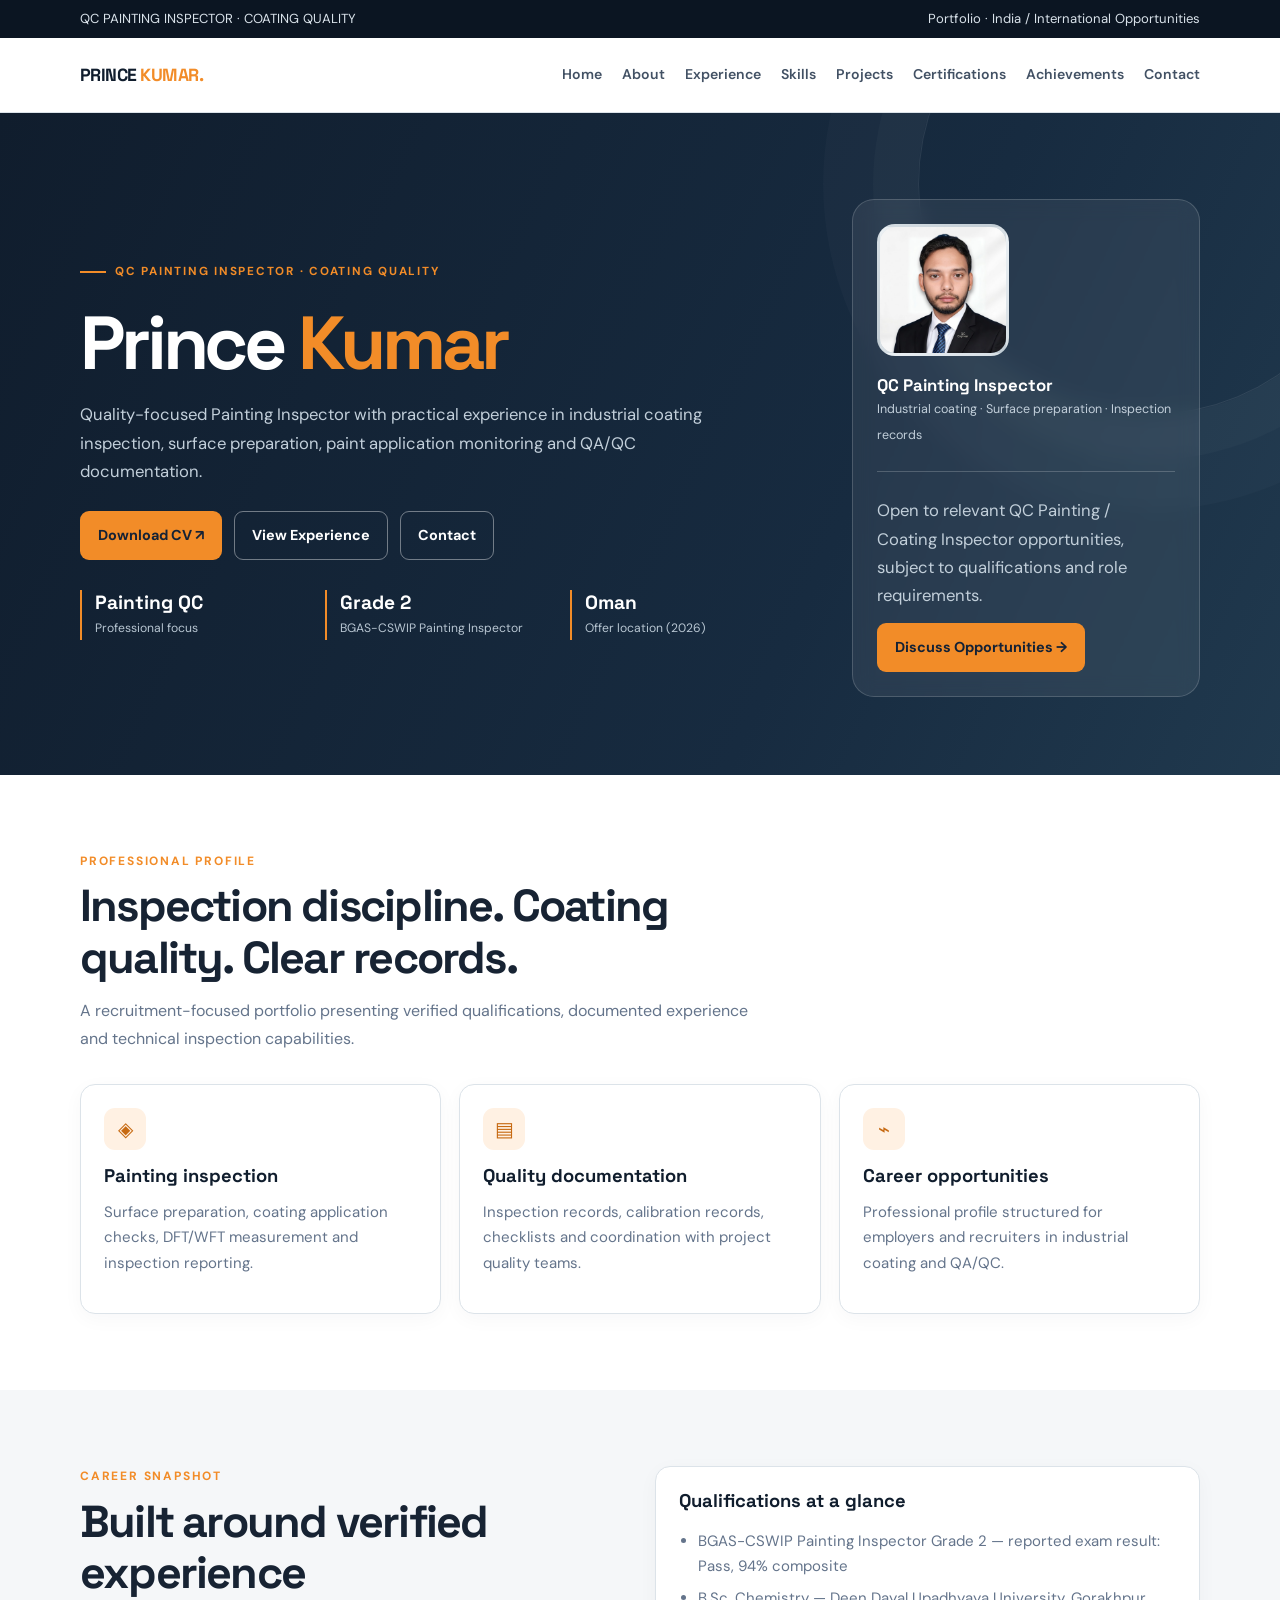
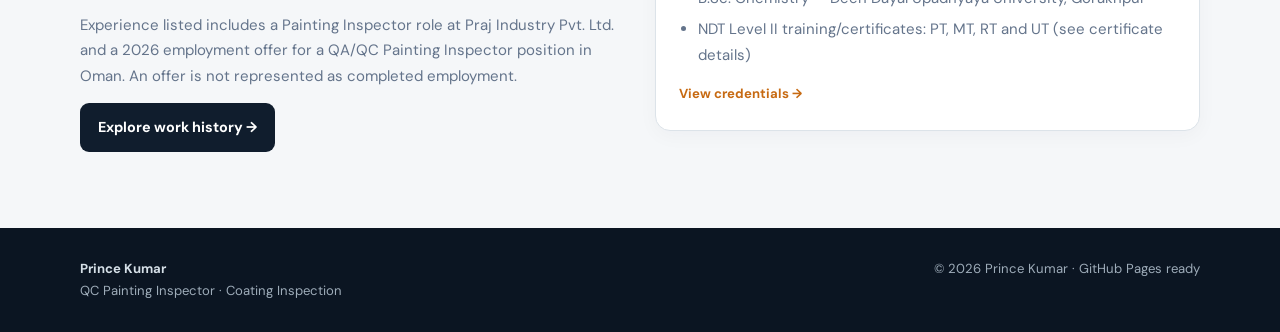
<file: index.html>
<!doctype html><html lang="en"><head><meta charset="utf-8"><meta name="viewport" content="width=device-width,initial-scale=1"><meta name="description" content="Prince Kumar — QC Painting Inspector portfolio, coating inspection, surface preparation and quality control."><title>Prince Kumar | QC Painting Inspector</title><link rel="stylesheet" href="css/style.css"></head><body>
<div class="topbar"><div class="container"><span>QC PAINTING INSPECTOR · COATING QUALITY</span><span>Portfolio · India / International Opportunities</span></div></div>
<nav class="nav"><div class="container nav-inner"><a class="brand" href="index.html">PRINCE <span>KUMAR.</span></a><button class="menu-btn" aria-label="Open navigation" aria-expanded="false">☰</button><div class="nav-links">
<a href="index.html">Home</a><a href="about.html">About</a><a href="experience.html">Experience</a><a href="skills.html">Skills</a><a href="projects.html">Projects</a><a href="certifications.html">Certifications</a><a href="achievements.html">Achievements</a><a href="contact.html">Contact</a></div></div></nav>

<header class="hero"><div class="container hero-grid"><div><div class="eyebrow">QC Painting Inspector · Coating Quality</div><h1>Prince <em>Kumar</em></h1><p>Quality-focused Painting Inspector with practical experience in industrial coating inspection, surface preparation, paint application monitoring and QA/QC documentation.</p><div class="actions"><a class="btn btn-primary" href="assets/Prince_Kumar_CV.pdf">Download CV ↗</a><a class="btn btn-outline" href="experience.html">View Experience</a><a class="btn btn-outline" href="contact.html">Contact</a></div><div class="stats"><div class="stat"><strong>Painting QC</strong><span>Professional focus</span></div><div class="stat"><strong>Grade 2</strong><span>BGAS-CSWIP Painting Inspector</span></div><div class="stat"><strong>Oman</strong><span>Offer location (2026)</span></div></div></div><aside class="hero-card"><img class="avatar" src="assets/profile.png" alt="Prince Kumar, QC Painting Inspector"><strong>QC Painting Inspector</strong><small>Industrial coating · Surface preparation · Inspection records</small><div class="rule" style="background:rgba(255,255,255,.2)"></div><p class="small">Open to relevant QC Painting / Coating Inspector opportunities, subject to qualifications and role requirements.</p><a class="btn btn-primary" href="contact.html">Discuss Opportunities →</a></aside></div></header>
<section class="section white"><div class="container"><div class="section-head reveal"><div class="kicker">Professional profile</div><h2>Inspection discipline. Coating quality. Clear records.</h2><p>A recruitment-focused portfolio presenting verified qualifications, documented experience and technical inspection capabilities.</p></div><div class="grid grid-3"><article class="card reveal"><div class="iconbox">◈</div><h3>Painting inspection</h3><p>Surface preparation, coating application checks, DFT/WFT measurement and inspection reporting.</p></article><article class="card reveal"><div class="iconbox">▤</div><h3>Quality documentation</h3><p>Inspection records, calibration records, checklists and coordination with project quality teams.</p></article><article class="card reveal"><div class="iconbox">⌁</div><h3>Career opportunities</h3><p>Professional profile structured for employers and recruiters in industrial coating and QA/QC.</p></article></div></div></section>
<section class="section"><div class="container split"><div class="reveal"><div class="kicker">Career snapshot</div><h2>Built around verified experience</h2><p>Experience listed includes a Painting Inspector role at Praj Industry Pvt. Ltd. and a 2026 employment offer for a QA/QC Painting Inspector position in Oman. An offer is not represented as completed employment.</p><a class="btn btn-dark" href="experience.html">Explore work history →</a></div><div class="card reveal"><h3>Qualifications at a glance</h3><ul class="list"><li>BGAS-CSWIP Painting Inspector Grade 2 — reported exam result: Pass, 94% composite</li><li>B.Sc. Chemistry — Deen Dayal Upadhyaya University, Gorakhpur</li><li>NDT Level II training/certificates: PT, MT, RT and UT (see certificate details)</li></ul><a href="certifications.html" class="small" style="color:#c76a12;font-weight:700">View credentials →</a></div></div></section>
<footer class="footer"><div class="container footer-inner"><div><strong>Prince Kumar</strong><p>QC Painting Inspector · Coating Inspection</p></div><p>© <span data-year></span> Prince Kumar · GitHub Pages ready</p></div></footer><script src="js/main.js"></script>
</body></html>
</file>
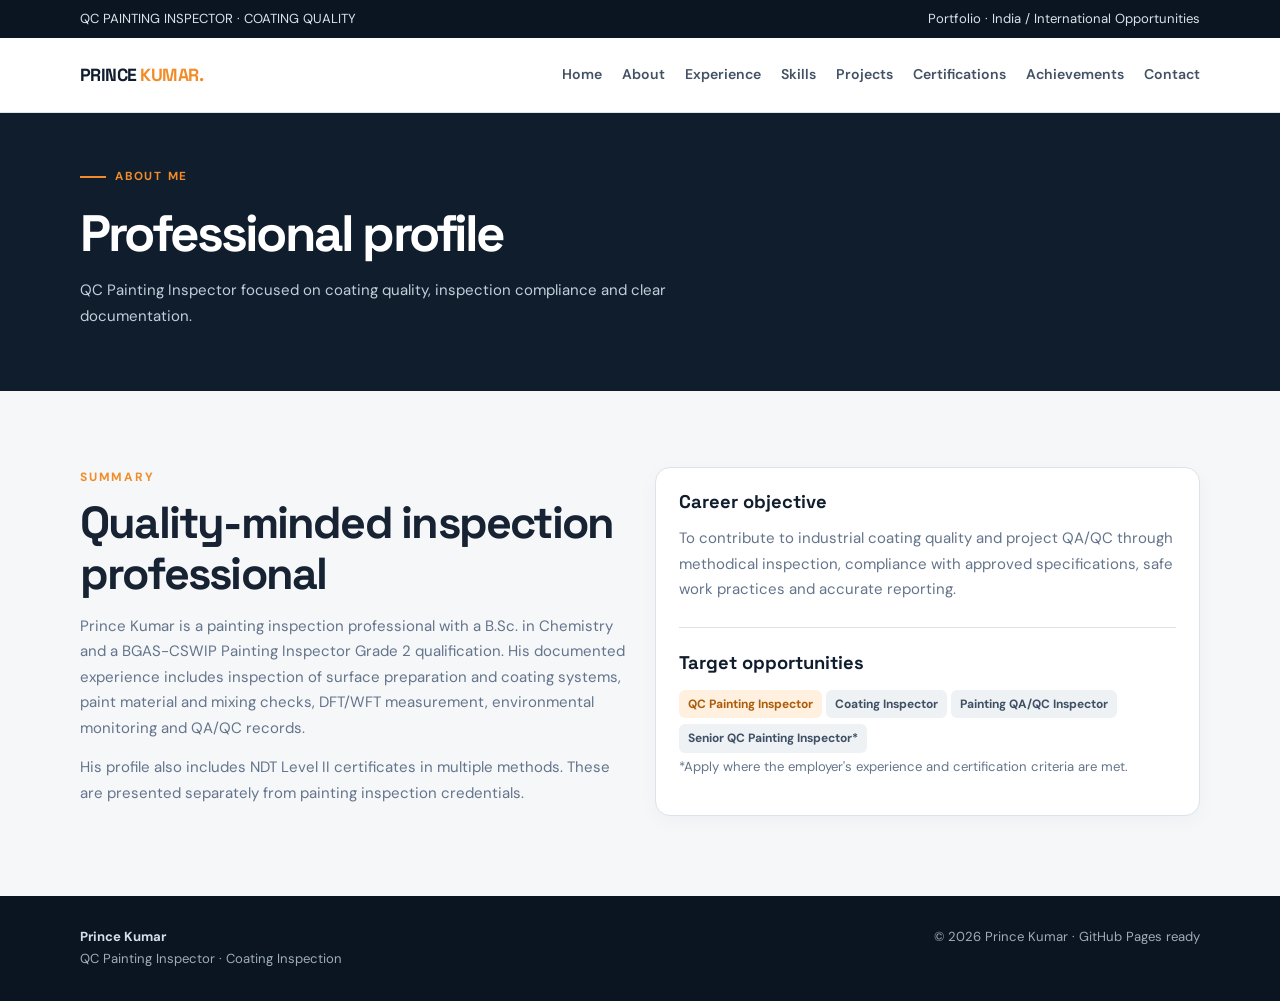
<file: about.html>
<!doctype html><html lang="en"><head><meta charset="utf-8"><meta name="viewport" content="width=device-width,initial-scale=1"><title>About | Prince Kumar</title><link rel="stylesheet" href="css/style.css"></head><body>
<div class="topbar"><div class="container"><span>QC PAINTING INSPECTOR · COATING QUALITY</span><span>Portfolio · India / International Opportunities</span></div></div>
<nav class="nav"><div class="container nav-inner"><a class="brand" href="index.html">PRINCE <span>KUMAR.</span></a><button class="menu-btn" aria-label="Open navigation" aria-expanded="false">☰</button><div class="nav-links">
<a href="index.html">Home</a><a href="about.html">About</a><a href="experience.html">Experience</a><a href="skills.html">Skills</a><a href="projects.html">Projects</a><a href="certifications.html">Certifications</a><a href="achievements.html">Achievements</a><a href="contact.html">Contact</a></div></div></nav>
<header class="page-hero"><div class="container"><div class="eyebrow">About me</div><h1>Professional profile</h1><p>QC Painting Inspector focused on coating quality, inspection compliance and clear documentation.</p></div></header><section class="section"><div class="container split"><div class="reveal"><div class="kicker">Summary</div><h2>Quality-minded inspection professional</h2><p>Prince Kumar is a painting inspection professional with a B.Sc. in Chemistry and a BGAS-CSWIP Painting Inspector Grade 2 qualification. His documented experience includes inspection of surface preparation and coating systems, paint material and mixing checks, DFT/WFT measurement, environmental monitoring and QA/QC records.</p><p>His profile also includes NDT Level II certificates in multiple methods. These are presented separately from painting inspection credentials.</p></div><div class="card reveal"><h3>Career objective</h3><p>To contribute to industrial coating quality and project QA/QC through methodical inspection, compliance with approved specifications, safe work practices and accurate reporting.</p><div class="rule"></div><h3>Target opportunities</h3><span class="tag orange">QC Painting Inspector</span><span class="tag">Coating Inspector</span><span class="tag">Painting QA/QC Inspector</span><span class="tag">Senior QC Painting Inspector*</span><p class="small">*Apply where the employer's experience and certification criteria are met.</p></div></div></section>
<footer class="footer"><div class="container footer-inner"><div><strong>Prince Kumar</strong><p>QC Painting Inspector · Coating Inspection</p></div><p>© <span data-year></span> Prince Kumar · GitHub Pages ready</p></div></footer><script src="js/main.js"></script>
</body></html>
</file>
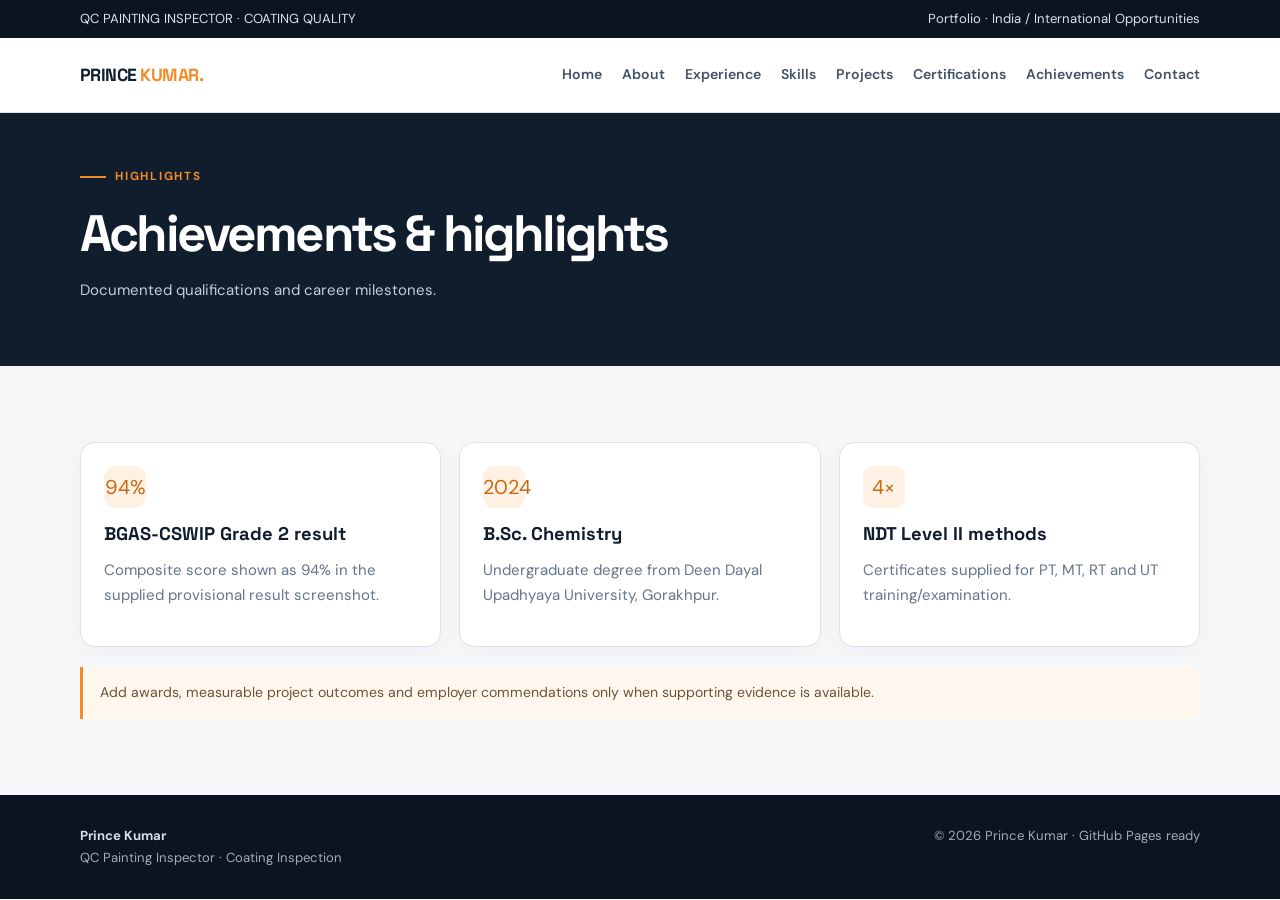
<file: achievements.html>
<!doctype html><html lang="en"><head><meta charset="utf-8"><meta name="viewport" content="width=device-width,initial-scale=1"><title>Achievements | Prince Kumar</title><link rel="stylesheet" href="css/style.css"></head><body>
<div class="topbar"><div class="container"><span>QC PAINTING INSPECTOR · COATING QUALITY</span><span>Portfolio · India / International Opportunities</span></div></div>
<nav class="nav"><div class="container nav-inner"><a class="brand" href="index.html">PRINCE <span>KUMAR.</span></a><button class="menu-btn" aria-label="Open navigation" aria-expanded="false">☰</button><div class="nav-links">
<a href="index.html">Home</a><a href="about.html">About</a><a href="experience.html">Experience</a><a href="skills.html">Skills</a><a href="projects.html">Projects</a><a href="certifications.html">Certifications</a><a href="achievements.html">Achievements</a><a href="contact.html">Contact</a></div></div></nav>
<header class="page-hero"><div class="container"><div class="eyebrow">Highlights</div><h1>Achievements & highlights</h1><p>Documented qualifications and career milestones.</p></div></header><section class="section"><div class="container grid grid-3"><article class="card reveal"><div class="iconbox">94%</div><h3>BGAS-CSWIP Grade 2 result</h3><p>Composite score shown as 94% in the supplied provisional result screenshot.</p></article><article class="card reveal"><div class="iconbox">2024</div><h3>B.Sc. Chemistry</h3><p>Undergraduate degree from Deen Dayal Upadhyaya University, Gorakhpur.</p></article><article class="card reveal"><div class="iconbox">4×</div><h3>NDT Level II methods</h3><p>Certificates supplied for PT, MT, RT and UT training/examination.</p></article></div><div class="container" style="margin-top:20px"><div class="note">Add awards, measurable project outcomes and employer commendations only when supporting evidence is available.</div></div></section>
<footer class="footer"><div class="container footer-inner"><div><strong>Prince Kumar</strong><p>QC Painting Inspector · Coating Inspection</p></div><p>© <span data-year></span> Prince Kumar · GitHub Pages ready</p></div></footer><script src="js/main.js"></script>
</body></html>
</file>
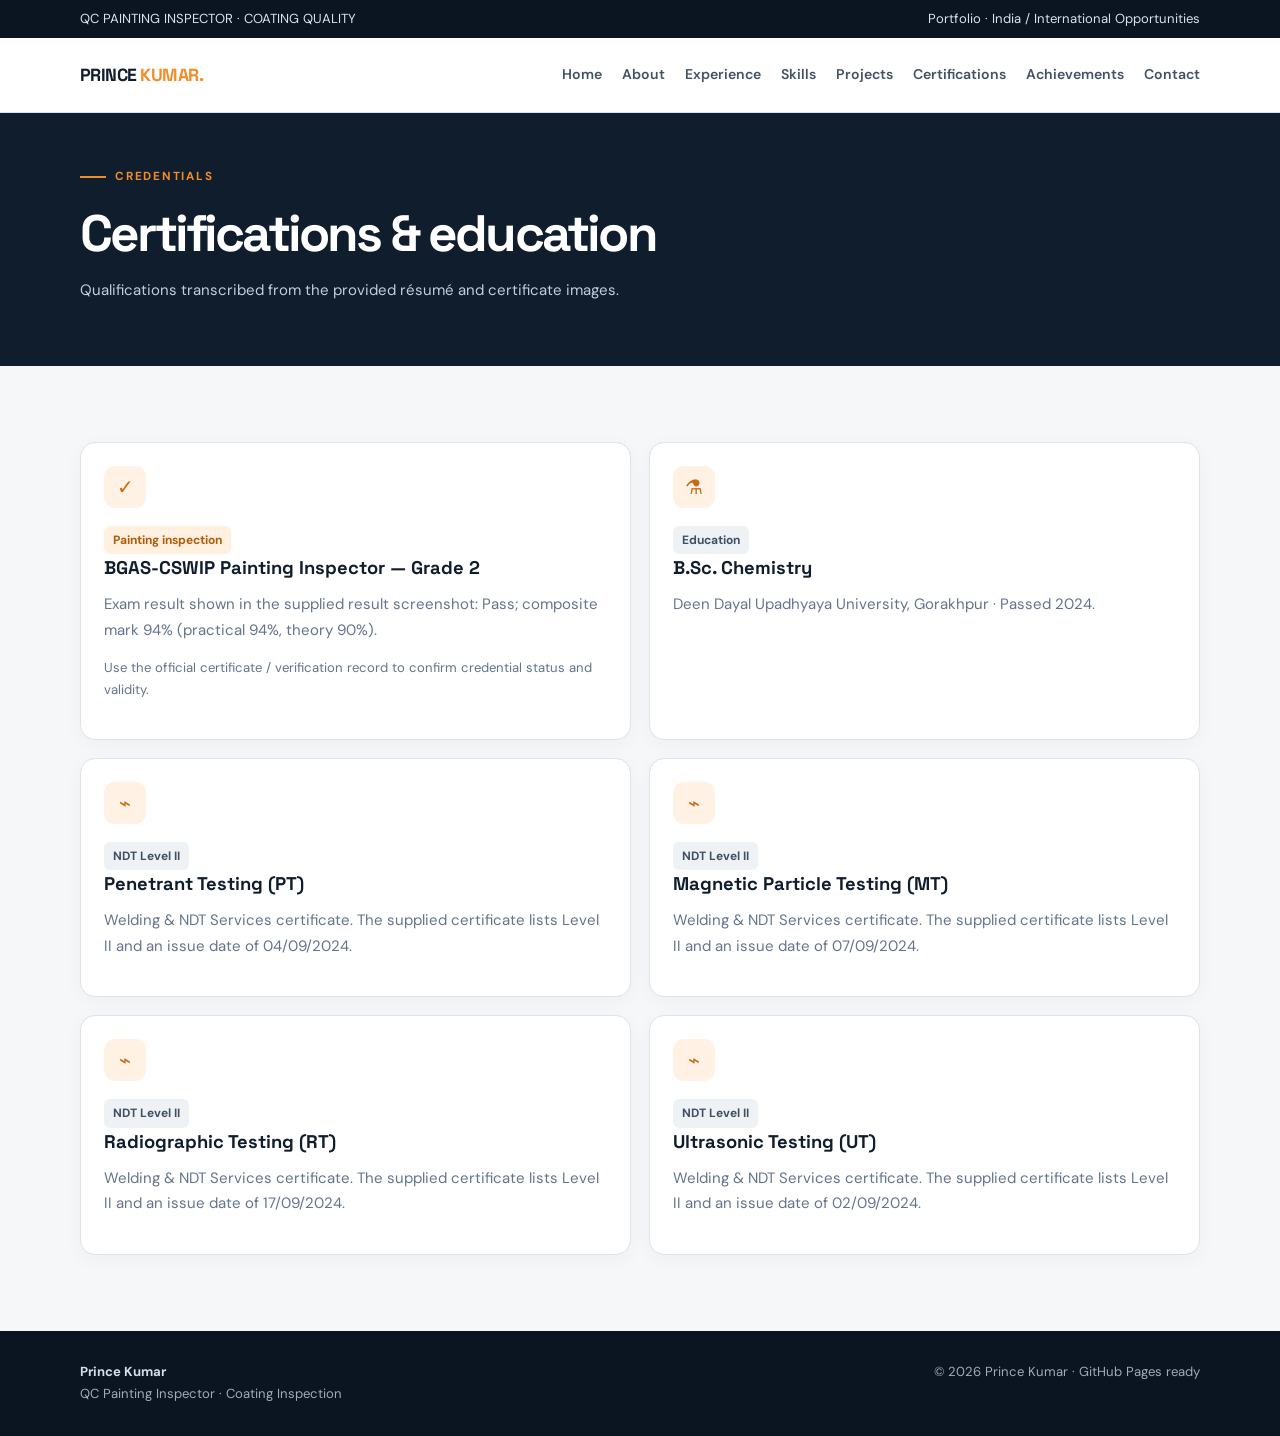
<file: certifications.html>
<!doctype html><html lang="en"><head><meta charset="utf-8"><meta name="viewport" content="width=device-width,initial-scale=1"><title>Certifications | Prince Kumar</title><link rel="stylesheet" href="css/style.css"></head><body>
<div class="topbar"><div class="container"><span>QC PAINTING INSPECTOR · COATING QUALITY</span><span>Portfolio · India / International Opportunities</span></div></div>
<nav class="nav"><div class="container nav-inner"><a class="brand" href="index.html">PRINCE <span>KUMAR.</span></a><button class="menu-btn" aria-label="Open navigation" aria-expanded="false">☰</button><div class="nav-links">
<a href="index.html">Home</a><a href="about.html">About</a><a href="experience.html">Experience</a><a href="skills.html">Skills</a><a href="projects.html">Projects</a><a href="certifications.html">Certifications</a><a href="achievements.html">Achievements</a><a href="contact.html">Contact</a></div></div></nav>
<header class="page-hero"><div class="container"><div class="eyebrow">Credentials</div><h1>Certifications & education</h1><p>Qualifications transcribed from the provided résumé and certificate images.</p></div></header><section class="section"><div class="container grid grid-2"><article class="card reveal"><div class="iconbox">✓</div><span class="tag orange">Painting inspection</span><h3>BGAS-CSWIP Painting Inspector — Grade 2</h3><p>Exam result shown in the supplied result screenshot: Pass; composite mark 94% (practical 94%, theory 90%).</p><p class="small">Use the official certificate / verification record to confirm credential status and validity.</p></article><article class="card reveal"><div class="iconbox">⚗</div><span class="tag">Education</span><h3>B.Sc. Chemistry</h3><p>Deen Dayal Upadhyaya University, Gorakhpur · Passed 2024.</p></article><article class="card reveal"><div class="iconbox">⌁</div><span class="tag">NDT Level II</span><h3>Penetrant Testing (PT)</h3><p>Welding & NDT Services certificate. The supplied certificate lists Level II and an issue date of 04/09/2024.</p></article><article class="card reveal"><div class="iconbox">⌁</div><span class="tag">NDT Level II</span><h3>Magnetic Particle Testing (MT)</h3><p>Welding & NDT Services certificate. The supplied certificate lists Level II and an issue date of 07/09/2024.</p></article><article class="card reveal"><div class="iconbox">⌁</div><span class="tag">NDT Level II</span><h3>Radiographic Testing (RT)</h3><p>Welding & NDT Services certificate. The supplied certificate lists Level II and an issue date of 17/09/2024.</p></article><article class="card reveal"><div class="iconbox">⌁</div><span class="tag">NDT Level II</span><h3>Ultrasonic Testing (UT)</h3><p>Welding & NDT Services certificate. The supplied certificate lists Level II and an issue date of 02/09/2024.</p></article></div></section>
<footer class="footer"><div class="container footer-inner"><div><strong>Prince Kumar</strong><p>QC Painting Inspector · Coating Inspection</p></div><p>© <span data-year></span> Prince Kumar · GitHub Pages ready</p></div></footer><script src="js/main.js"></script>
</body></html>
</file>
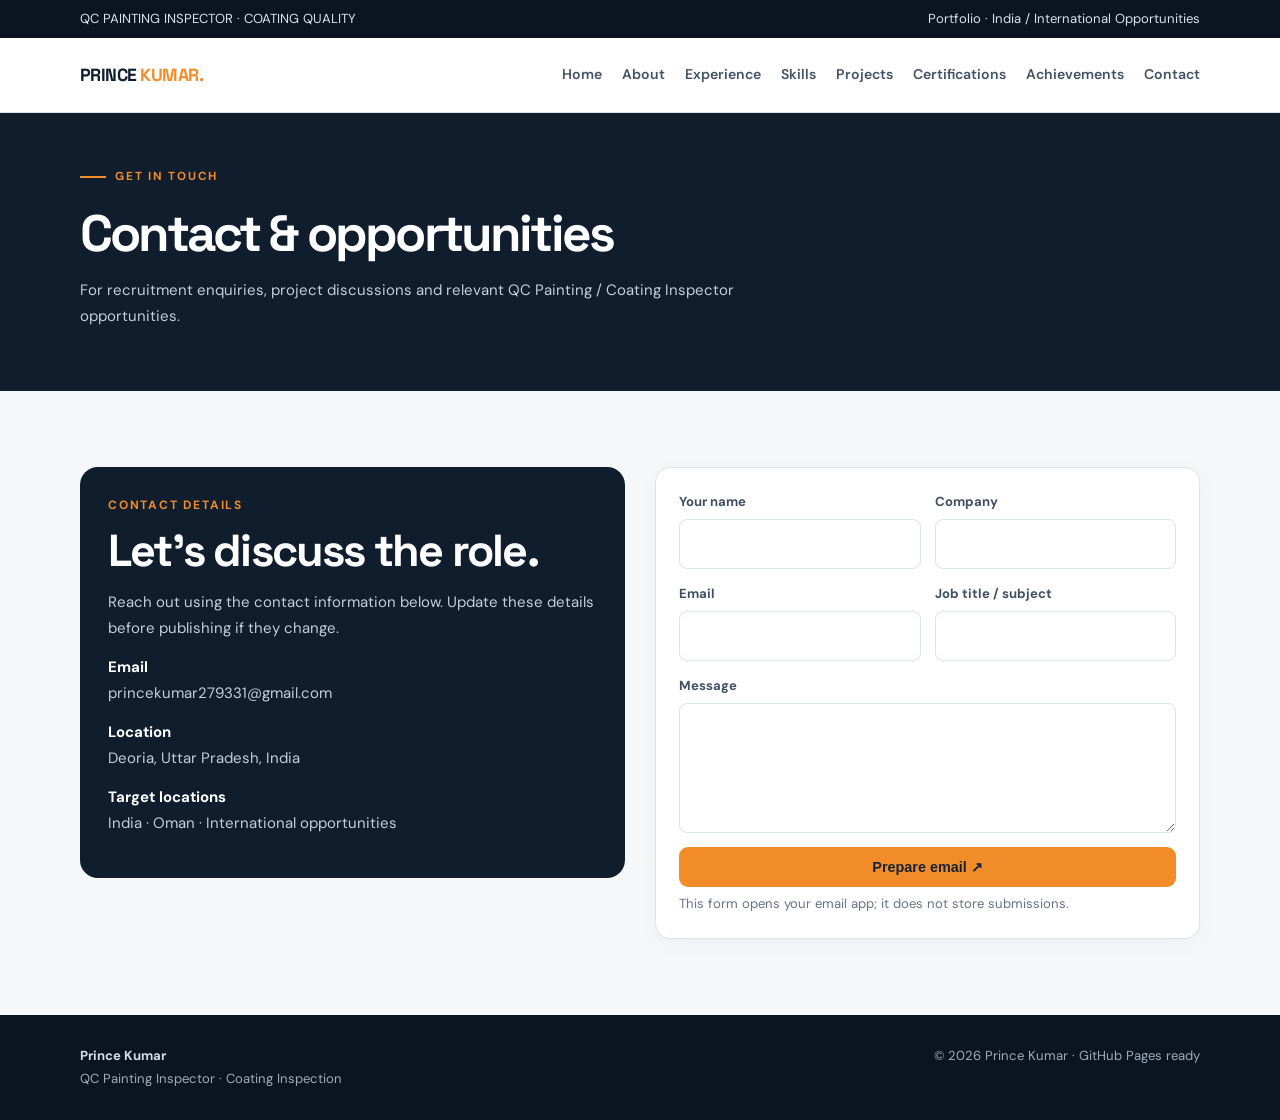
<file: contact.html>
<!doctype html><html lang="en"><head><meta charset="utf-8"><meta name="viewport" content="width=device-width,initial-scale=1"><title>Contact | Prince Kumar</title><link rel="stylesheet" href="css/style.css"></head><body>
<div class="topbar"><div class="container"><span>QC PAINTING INSPECTOR · COATING QUALITY</span><span>Portfolio · India / International Opportunities</span></div></div>
<nav class="nav"><div class="container nav-inner"><a class="brand" href="index.html">PRINCE <span>KUMAR.</span></a><button class="menu-btn" aria-label="Open navigation" aria-expanded="false">☰</button><div class="nav-links">
<a href="index.html">Home</a><a href="about.html">About</a><a href="experience.html">Experience</a><a href="skills.html">Skills</a><a href="projects.html">Projects</a><a href="certifications.html">Certifications</a><a href="achievements.html">Achievements</a><a href="contact.html">Contact</a></div></div></nav>
<header class="page-hero"><div class="container"><div class="eyebrow">Get in touch</div><h1>Contact & opportunities</h1><p>For recruitment enquiries, project discussions and relevant QC Painting / Coating Inspector opportunities.</p></div></header><section class="section"><div class="container split"><div class="contact-box reveal"><div class="kicker">Contact details</div><h2 style="color:white">Let's discuss the role.</h2><p>Reach out using the contact information below. Update these details before publishing if they change.</p><p><strong style="color:white">Email</strong><br><a href="mailto:princekumar279331@gmail.com">princekumar279331@gmail.com</a></p><p><strong style="color:white">Location</strong><br>Deoria, Uttar Pradesh, India</p><p><strong style="color:white">Target locations</strong><br>India · Oman · International opportunities</p></div><form id="contact-form" class="card form-grid reveal"><div class="field"><label for="name">Your name</label><input id="name" name="name" required></div><div class="field"><label for="company">Company</label><input id="company" name="company"></div><div class="field"><label for="email">Email</label><input id="email" name="email" type="email" required></div><div class="field"><label for="subject">Job title / subject</label><input id="subject" name="subject" required></div><div class="field full"><label for="message">Message</label><textarea id="message" name="message" required></textarea></div><div class="field full"><button class="btn btn-primary" type="submit">Prepare email ↗</button><span class="small muted">This form opens your email app; it does not store submissions.</span></div></form></div></section>
<footer class="footer"><div class="container footer-inner"><div><strong>Prince Kumar</strong><p>QC Painting Inspector · Coating Inspection</p></div><p>© <span data-year></span> Prince Kumar · GitHub Pages ready</p></div></footer><script src="js/main.js"></script>
</body></html>
</file>
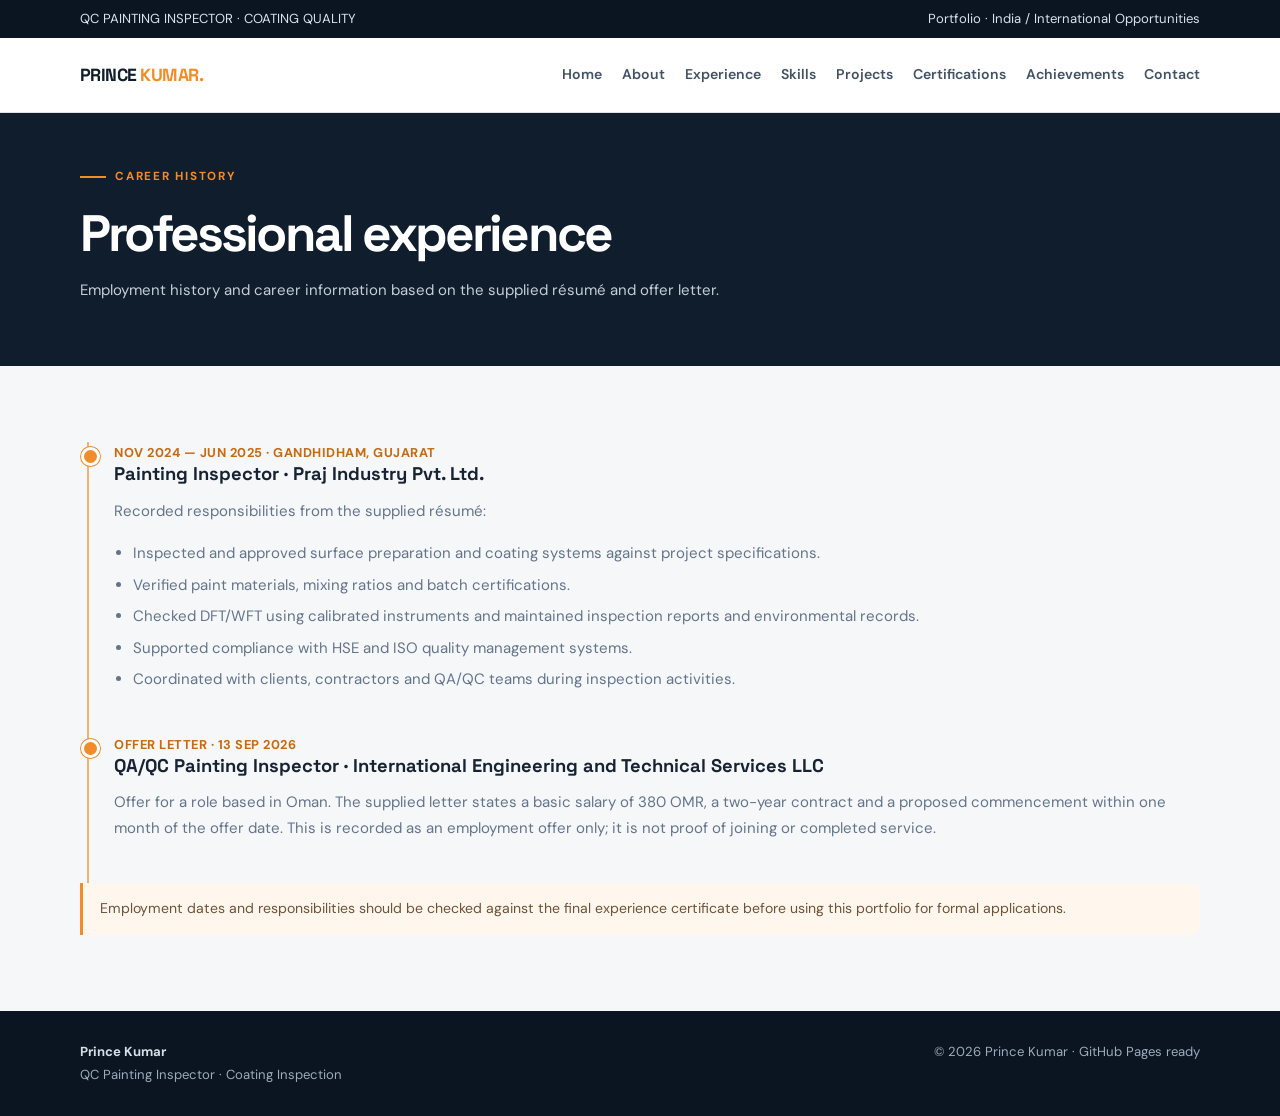
<file: experience.html>
<!doctype html><html lang="en"><head><meta charset="utf-8"><meta name="viewport" content="width=device-width,initial-scale=1"><title>Experience | Prince Kumar</title><link rel="stylesheet" href="css/style.css"></head><body>
<div class="topbar"><div class="container"><span>QC PAINTING INSPECTOR · COATING QUALITY</span><span>Portfolio · India / International Opportunities</span></div></div>
<nav class="nav"><div class="container nav-inner"><a class="brand" href="index.html">PRINCE <span>KUMAR.</span></a><button class="menu-btn" aria-label="Open navigation" aria-expanded="false">☰</button><div class="nav-links">
<a href="index.html">Home</a><a href="about.html">About</a><a href="experience.html">Experience</a><a href="skills.html">Skills</a><a href="projects.html">Projects</a><a href="certifications.html">Certifications</a><a href="achievements.html">Achievements</a><a href="contact.html">Contact</a></div></div></nav>
<header class="page-hero"><div class="container"><div class="eyebrow">Career history</div><h1>Professional experience</h1><p>Employment history and career information based on the supplied résumé and offer letter.</p></div></header><section class="section"><div class="container"><div class="timeline reveal"><div class="timeline-item"><div class="date">NOV 2024 — JUN 2025 · GANDHIDHAM, GUJARAT</div><h3>Painting Inspector · Praj Industry Pvt. Ltd.</h3><p>Recorded responsibilities from the supplied résumé:</p><ul class="list"><li>Inspected and approved surface preparation and coating systems against project specifications.</li><li>Verified paint materials, mixing ratios and batch certifications.</li><li>Checked DFT/WFT using calibrated instruments and maintained inspection reports and environmental records.</li><li>Supported compliance with HSE and ISO quality management systems.</li><li>Coordinated with clients, contractors and QA/QC teams during inspection activities.</li></ul></div><div class="timeline-item"><div class="date">OFFER LETTER · 13 SEP 2026</div><h3>QA/QC Painting Inspector · International Engineering and Technical Services LLC</h3><p>Offer for a role based in Oman. The supplied letter states a basic salary of 380 OMR, a two-year contract and a proposed commencement within one month of the offer date. This is recorded as an employment offer only; it is not proof of joining or completed service.</p></div></div><div class="note">Employment dates and responsibilities should be checked against the final experience certificate before using this portfolio for formal applications.</div></div></section>
<footer class="footer"><div class="container footer-inner"><div><strong>Prince Kumar</strong><p>QC Painting Inspector · Coating Inspection</p></div><p>© <span data-year></span> Prince Kumar · GitHub Pages ready</p></div></footer><script src="js/main.js"></script>
</body></html>
</file>
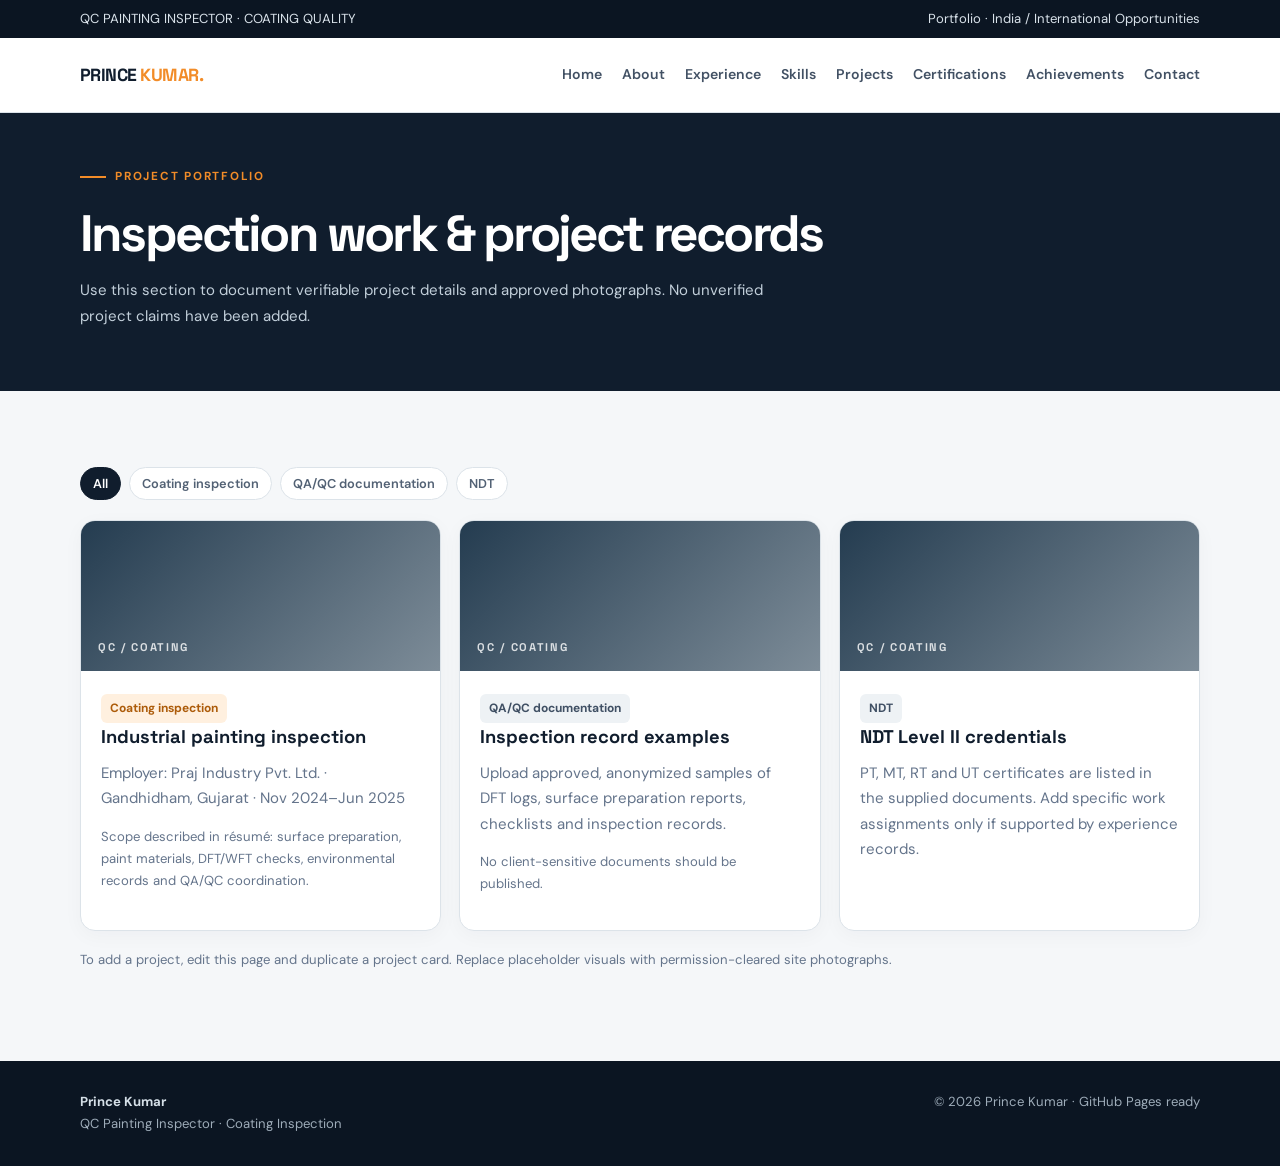
<file: projects.html>
<!doctype html><html lang="en"><head><meta charset="utf-8"><meta name="viewport" content="width=device-width,initial-scale=1"><title>Projects | Prince Kumar</title><link rel="stylesheet" href="css/style.css"></head><body>
<div class="topbar"><div class="container"><span>QC PAINTING INSPECTOR · COATING QUALITY</span><span>Portfolio · India / International Opportunities</span></div></div>
<nav class="nav"><div class="container nav-inner"><a class="brand" href="index.html">PRINCE <span>KUMAR.</span></a><button class="menu-btn" aria-label="Open navigation" aria-expanded="false">☰</button><div class="nav-links">
<a href="index.html">Home</a><a href="about.html">About</a><a href="experience.html">Experience</a><a href="skills.html">Skills</a><a href="projects.html">Projects</a><a href="certifications.html">Certifications</a><a href="achievements.html">Achievements</a><a href="contact.html">Contact</a></div></div></nav>
<header class="page-hero"><div class="container"><div class="eyebrow">Project portfolio</div><h1>Inspection work & project records</h1><p>Use this section to document verifiable project details and approved photographs. No unverified project claims have been added.</p></div></header><section class="section"><div class="container"><div class="filter-row"><button class="filter active" data-filter="all">All</button><button class="filter" data-filter="coating">Coating inspection</button><button class="filter" data-filter="documentation">QA/QC documentation</button><button class="filter" data-filter="ndt">NDT</button></div><div class="grid grid-3"><article class="card project-card reveal" data-category="coating"><div class="project-visual"></div><div class="project-body"><span class="tag orange">Coating inspection</span><h3>Industrial painting inspection</h3><p>Employer: Praj Industry Pvt. Ltd. · Gandhidham, Gujarat · Nov 2024–Jun 2025</p><p class="small">Scope described in résumé: surface preparation, paint materials, DFT/WFT checks, environmental records and QA/QC coordination.</p></div></article><article class="card project-card reveal" data-category="documentation"><div class="project-visual"></div><div class="project-body"><span class="tag">QA/QC documentation</span><h3>Inspection record examples</h3><p>Upload approved, anonymized samples of DFT logs, surface preparation reports, checklists and inspection records.</p><p class="small">No client-sensitive documents should be published.</p></div></article><article class="card project-card reveal" data-category="ndt"><div class="project-visual"></div><div class="project-body"><span class="tag">NDT</span><h3>NDT Level II credentials</h3><p>PT, MT, RT and UT certificates are listed in the supplied documents. Add specific work assignments only if supported by experience records.</p></div></article></div><p class="small muted" style="margin-top:18px">To add a project, edit this page and duplicate a project card. Replace placeholder visuals with permission-cleared site photographs.</p></div></section>
<footer class="footer"><div class="container footer-inner"><div><strong>Prince Kumar</strong><p>QC Painting Inspector · Coating Inspection</p></div><p>© <span data-year></span> Prince Kumar · GitHub Pages ready</p></div></footer><script src="js/main.js"></script>
</body></html>
</file>
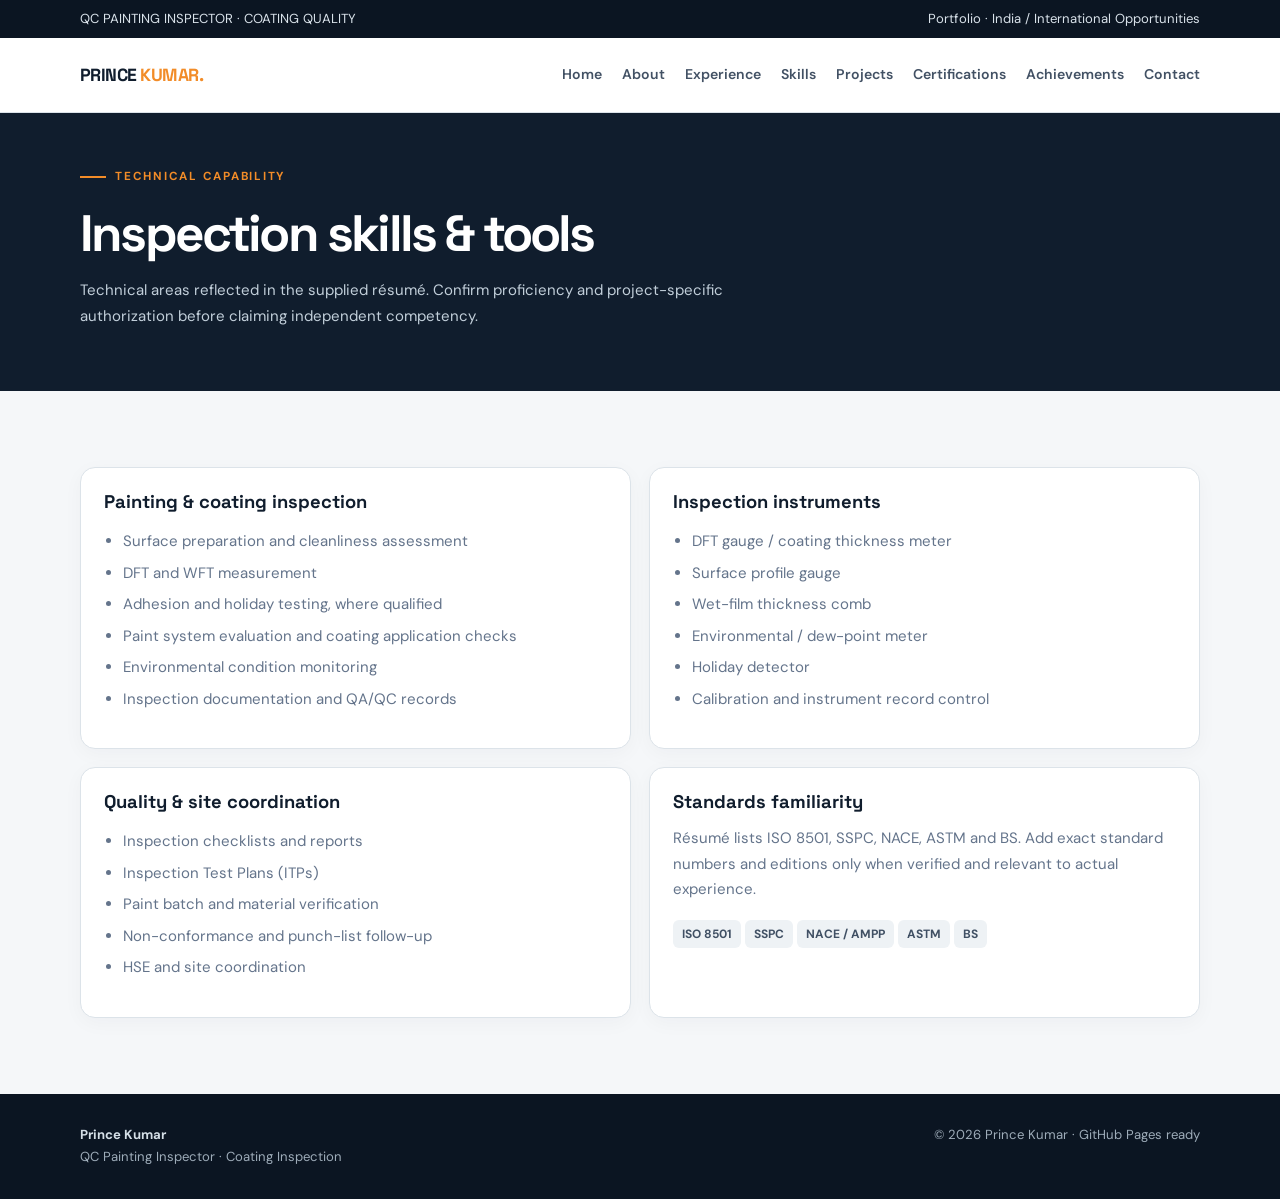
<file: skills.html>
<!doctype html><html lang="en"><head><meta charset="utf-8"><meta name="viewport" content="width=device-width,initial-scale=1"><title>Skills | Prince Kumar</title><link rel="stylesheet" href="css/style.css"></head><body>
<div class="topbar"><div class="container"><span>QC PAINTING INSPECTOR · COATING QUALITY</span><span>Portfolio · India / International Opportunities</span></div></div>
<nav class="nav"><div class="container nav-inner"><a class="brand" href="index.html">PRINCE <span>KUMAR.</span></a><button class="menu-btn" aria-label="Open navigation" aria-expanded="false">☰</button><div class="nav-links">
<a href="index.html">Home</a><a href="about.html">About</a><a href="experience.html">Experience</a><a href="skills.html">Skills</a><a href="projects.html">Projects</a><a href="certifications.html">Certifications</a><a href="achievements.html">Achievements</a><a href="contact.html">Contact</a></div></div></nav>
<header class="page-hero"><div class="container"><div class="eyebrow">Technical capability</div><h1>Inspection skills & tools</h1><p>Technical areas reflected in the supplied résumé. Confirm proficiency and project-specific authorization before claiming independent competency.</p></div></header><section class="section"><div class="container"><div class="grid grid-2"><div class="card reveal"><h3>Painting & coating inspection</h3><ul class="list"><li>Surface preparation and cleanliness assessment</li><li>DFT and WFT measurement</li><li>Adhesion and holiday testing, where qualified</li><li>Paint system evaluation and coating application checks</li><li>Environmental condition monitoring</li><li>Inspection documentation and QA/QC records</li></ul></div><div class="card reveal"><h3>Inspection instruments</h3><ul class="list"><li>DFT gauge / coating thickness meter</li><li>Surface profile gauge</li><li>Wet-film thickness comb</li><li>Environmental / dew-point meter</li><li>Holiday detector</li><li>Calibration and instrument record control</li></ul></div><div class="card reveal"><h3>Quality & site coordination</h3><ul class="list"><li>Inspection checklists and reports</li><li>Inspection Test Plans (ITPs)</li><li>Paint batch and material verification</li><li>Non-conformance and punch-list follow-up</li><li>HSE and site coordination</li></ul></div><div class="card reveal"><h3>Standards familiarity</h3><p>Résumé lists ISO 8501, SSPC, NACE, ASTM and BS. Add exact standard numbers and editions only when verified and relevant to actual experience.</p><span class="tag">ISO 8501</span><span class="tag">SSPC</span><span class="tag">NACE / AMPP</span><span class="tag">ASTM</span><span class="tag">BS</span></div></div></div></section>
<footer class="footer"><div class="container footer-inner"><div><strong>Prince Kumar</strong><p>QC Painting Inspector · Coating Inspection</p></div><p>© <span data-year></span> Prince Kumar · GitHub Pages ready</p></div></footer><script src="js/main.js"></script>
</body></html>
</file>
<file: css/style.css>
@import url('https://fonts.googleapis.com/css2?family=DM+Sans:wght@400;500;600;700&family=Space+Grotesk:wght@400;500;600;700&display=swap');
:root{--navy:#101d2d;--navy2:#172b40;--orange:#f28c28;--ink:#172333;--muted:#64748b;--line:#dce3e9;--paper:#f5f7f9;--white:#fff;--green:#24835d;--shadow:0 16px 45px rgba(16,29,45,.09)}
*{box-sizing:border-box}html{scroll-behavior:smooth}body{margin:0;background:var(--paper);color:var(--ink);font:15px/1.7 'DM Sans',sans-serif}h1,h2,h3,h4{font-family:'Space Grotesk',sans-serif;line-height:1.15;margin:0 0 14px}h1{font-size:clamp(2.5rem,6vw,4.7rem);letter-spacing:-.055em}h2{font-size:clamp(1.8rem,4vw,2.8rem);letter-spacing:-.04em}h3{font-size:1.15rem}p{margin:0 0 14px;color:var(--muted)}a{color:inherit;text-decoration:none}.container{width:min(1120px,calc(100% - 40px));margin:auto}.topbar{background:#0b1522;color:#d9e2ea;font-size:.82rem;padding:8px 0}.topbar .container{display:flex;justify-content:space-between;gap:14px;flex-wrap:wrap}.nav{position:sticky;top:0;z-index:20;background:rgba(255,255,255,.94);backdrop-filter:blur(12px);border-bottom:1px solid var(--line)}.nav-inner{height:74px;display:flex;align-items:center;justify-content:space-between;gap:22px}.brand{font:700 1.1rem 'Space Grotesk';color:var(--navy);letter-spacing:-.03em}.brand span{color:var(--orange)}.nav-links{display:flex;align-items:center;gap:20px}.nav-links a{font-size:.88rem;font-weight:600;color:#425164}.nav-links a:hover,.nav-links a.active{color:var(--orange)}.menu-btn{display:none;background:none;border:0;font-size:1.5rem;color:var(--navy)}.hero{background:linear-gradient(115deg,#101d2d 0%,#172b40 65%,#20394e 100%);color:white;position:relative;overflow:hidden;padding:86px 0 78px}.hero:after{content:'';position:absolute;width:460px;height:460px;border:1px solid rgba(255,255,255,.09);border-radius:50%;right:-100px;top:-160px;box-shadow:0 0 0 45px rgba(255,255,255,.025),0 0 0 95px rgba(255,255,255,.02)}.hero-grid{display:grid;grid-template-columns:1.35fr .65fr;gap:50px;align-items:center;position:relative;z-index:1}.eyebrow{display:inline-flex;align-items:center;gap:9px;text-transform:uppercase;letter-spacing:.15em;font-size:.73rem;font-weight:700;color:var(--orange);margin-bottom:18px}.eyebrow:before{content:'';width:26px;height:2px;background:currentColor}.hero h1{color:#fff}.hero h1 em{font-style:normal;color:var(--orange)}.hero p{color:#c2cfda;max-width:660px;font-size:1.04rem}.hero-card{border:1px solid rgba(255,255,255,.17);background:rgba(255,255,255,.07);border-radius:22px;padding:24px;backdrop-filter:blur(10px)}.avatar{width:132px;height:132px;object-fit:cover;object-position:center top;border-radius:18px;background:linear-gradient(135deg,#dce5eb,#8ca0ae);display:block;color:var(--navy);font:700 2rem 'Space Grotesk';margin-bottom:18px;border:3px solid rgba(255,255,255,.45)}.hero-card strong{display:block;font:700 1.05rem 'Space Grotesk';color:#fff}.hero-card small{color:#c2cfda}.actions{display:flex;gap:12px;flex-wrap:wrap;margin-top:26px}.btn{display:inline-flex;align-items:center;justify-content:center;gap:8px;padding:11px 17px;border-radius:9px;font-weight:700;font-size:.9rem;border:1px solid transparent;transition:.2s;cursor:pointer}.btn-primary{background:var(--orange);color:#152235}.btn-primary:hover{background:#ffa13e;transform:translateY(-2px)}.btn-outline{border-color:rgba(255,255,255,.4);color:#fff}.btn-outline:hover{background:rgba(255,255,255,.1)}.btn-dark{background:var(--navy);color:#fff}.btn-light{border-color:var(--line);background:#fff;color:var(--navy)}.section{padding:76px 0}.section.white{background:#fff}.section-head{max-width:680px;margin-bottom:32px}.section-head p{font-size:1rem}.kicker{font-size:.75rem;text-transform:uppercase;letter-spacing:.15em;color:var(--orange);font-weight:700;margin-bottom:9px}.grid{display:grid;gap:18px}.grid-2{grid-template-columns:repeat(2,minmax(0,1fr))}.grid-3{grid-template-columns:repeat(3,minmax(0,1fr))}.card{background:#fff;border:1px solid var(--line);border-radius:15px;padding:23px;box-shadow:0 5px 20px rgba(16,29,45,.035)}.card h3{color:var(--navy)}.iconbox{width:42px;height:42px;border-radius:11px;background:#fff1e3;color:#c76a12;display:grid;place-items:center;font-size:1.25rem;margin-bottom:15px}.tag{display:inline-block;background:#eef2f5;color:#405064;padding:4px 9px;border-radius:6px;font-size:.75rem;font-weight:700;margin:3px 4px 3px 0}.tag.orange{background:#fff0df;color:#ad5c0a}.muted{color:var(--muted)}.list{padding-left:19px;color:var(--muted);margin:10px 0}.list li{padding:3px 0}.timeline{border-left:2px solid #f2b36e;margin-left:7px;padding-left:25px}.timeline-item{position:relative;padding:0 0 28px}.timeline-item:before{content:'';position:absolute;left:-33px;top:5px;width:13px;height:13px;border-radius:50%;background:var(--orange);border:3px solid #fff;box-shadow:0 0 0 1px var(--orange)}.timeline-item .date{color:#c76a12;font-weight:700;font-size:.8rem;letter-spacing:.04em}.stats{display:grid;grid-template-columns:repeat(3,1fr);gap:12px;margin-top:30px}.stat{border-left:2px solid var(--orange);padding-left:13px}.stat strong{font:700 1.2rem 'Space Grotesk';display:block;color:#fff}.stat span{font-size:.76rem;color:#b8c6d2}.page-hero{background:var(--navy);color:#fff;padding:48px 0}.page-hero h1{font-size:clamp(2.1rem,5vw,3.2rem)}.page-hero p{color:#c2cfda;max-width:700px}.split{display:grid;grid-template-columns:1fr 1fr;gap:30px;align-items:start}.skill{margin:15px 0}.skill-top{display:flex;justify-content:space-between;font-size:.88rem;font-weight:700}.bar{height:8px;background:#e9edf0;border-radius:20px;overflow:hidden;margin-top:7px}.bar span{display:block;height:100%;background:linear-gradient(90deg,var(--orange),#f5b35f);border-radius:20px}.filter-row{display:flex;gap:8px;flex-wrap:wrap;margin-bottom:20px}.filter{border:1px solid var(--line);background:white;padding:7px 12px;border-radius:30px;font:600 .8rem 'DM Sans';cursor:pointer;color:#526174}.filter.active,.filter:hover{background:var(--navy);color:white;border-color:var(--navy)}.project-card{overflow:hidden;padding:0}.project-visual{height:150px;background:linear-gradient(135deg,#243c50,#7d8c98);display:flex;align-items:end;padding:17px;color:#fff;position:relative}.project-visual:after{content:'QC / COATING';font:700 .7rem 'Space Grotesk';letter-spacing:.15em;color:rgba(255,255,255,.8)}.project-body{padding:20px}.note{border-left:3px solid var(--orange);background:#fff7ee;padding:14px 17px;border-radius:0 9px 9px 0;color:#6d5336;font-size:.88rem}.contact-box{background:var(--navy);color:white;border-radius:18px;padding:28px}.contact-box p{color:#c2cfda}.form-grid{display:grid;grid-template-columns:1fr 1fr;gap:14px}.field{display:flex;flex-direction:column;gap:6px}.field.full{grid-column:1/-1}.field label{font-size:.82rem;font-weight:700;color:#405064}.field input,.field textarea{border:1px solid var(--line);border-radius:8px;padding:11px 12px;font:inherit;background:#fff;color:var(--ink);width:100%}.field textarea{min-height:130px;resize:vertical}.footer{background:#0b1522;color:#d5dfe7;padding:30px 0}.footer-inner{display:flex;justify-content:space-between;gap:15px;flex-wrap:wrap;font-size:.82rem}.footer p{margin:0;color:#9eacb9}.reveal{opacity:0;transform:translateY(14px);transition:.55s}.reveal.visible{opacity:1;transform:none}.small{font-size:.82rem}.rule{height:1px;background:var(--line);margin:24px 0}
@media(max-width:850px){.nav-links{display:none;position:absolute;top:74px;left:0;right:0;background:white;padding:18px 22px 24px;border-bottom:1px solid var(--line);flex-direction:column;align-items:flex-start}.nav-links.open{display:flex}.menu-btn{display:block}.hero-grid,.split{grid-template-columns:1fr}.hero-card{max-width:430px}.grid-3{grid-template-columns:repeat(2,minmax(0,1fr))}}
@media(max-width:600px){.container{width:min(100% - 30px,1120px)}.hero{padding:60px 0}.section{padding:55px 0}.grid-2,.grid-3{grid-template-columns:1fr}.stats{gap:8px}.stat strong{font-size:1rem}.form-grid{grid-template-columns:1fr}.field.full{grid-column:auto}.topbar .container{font-size:.72rem}.nav-inner{height:66px}.nav-links{top:66px}}
@media(prefers-reduced-motion:reduce){html{scroll-behavior:auto}.reveal{transition:none}}
</file>
